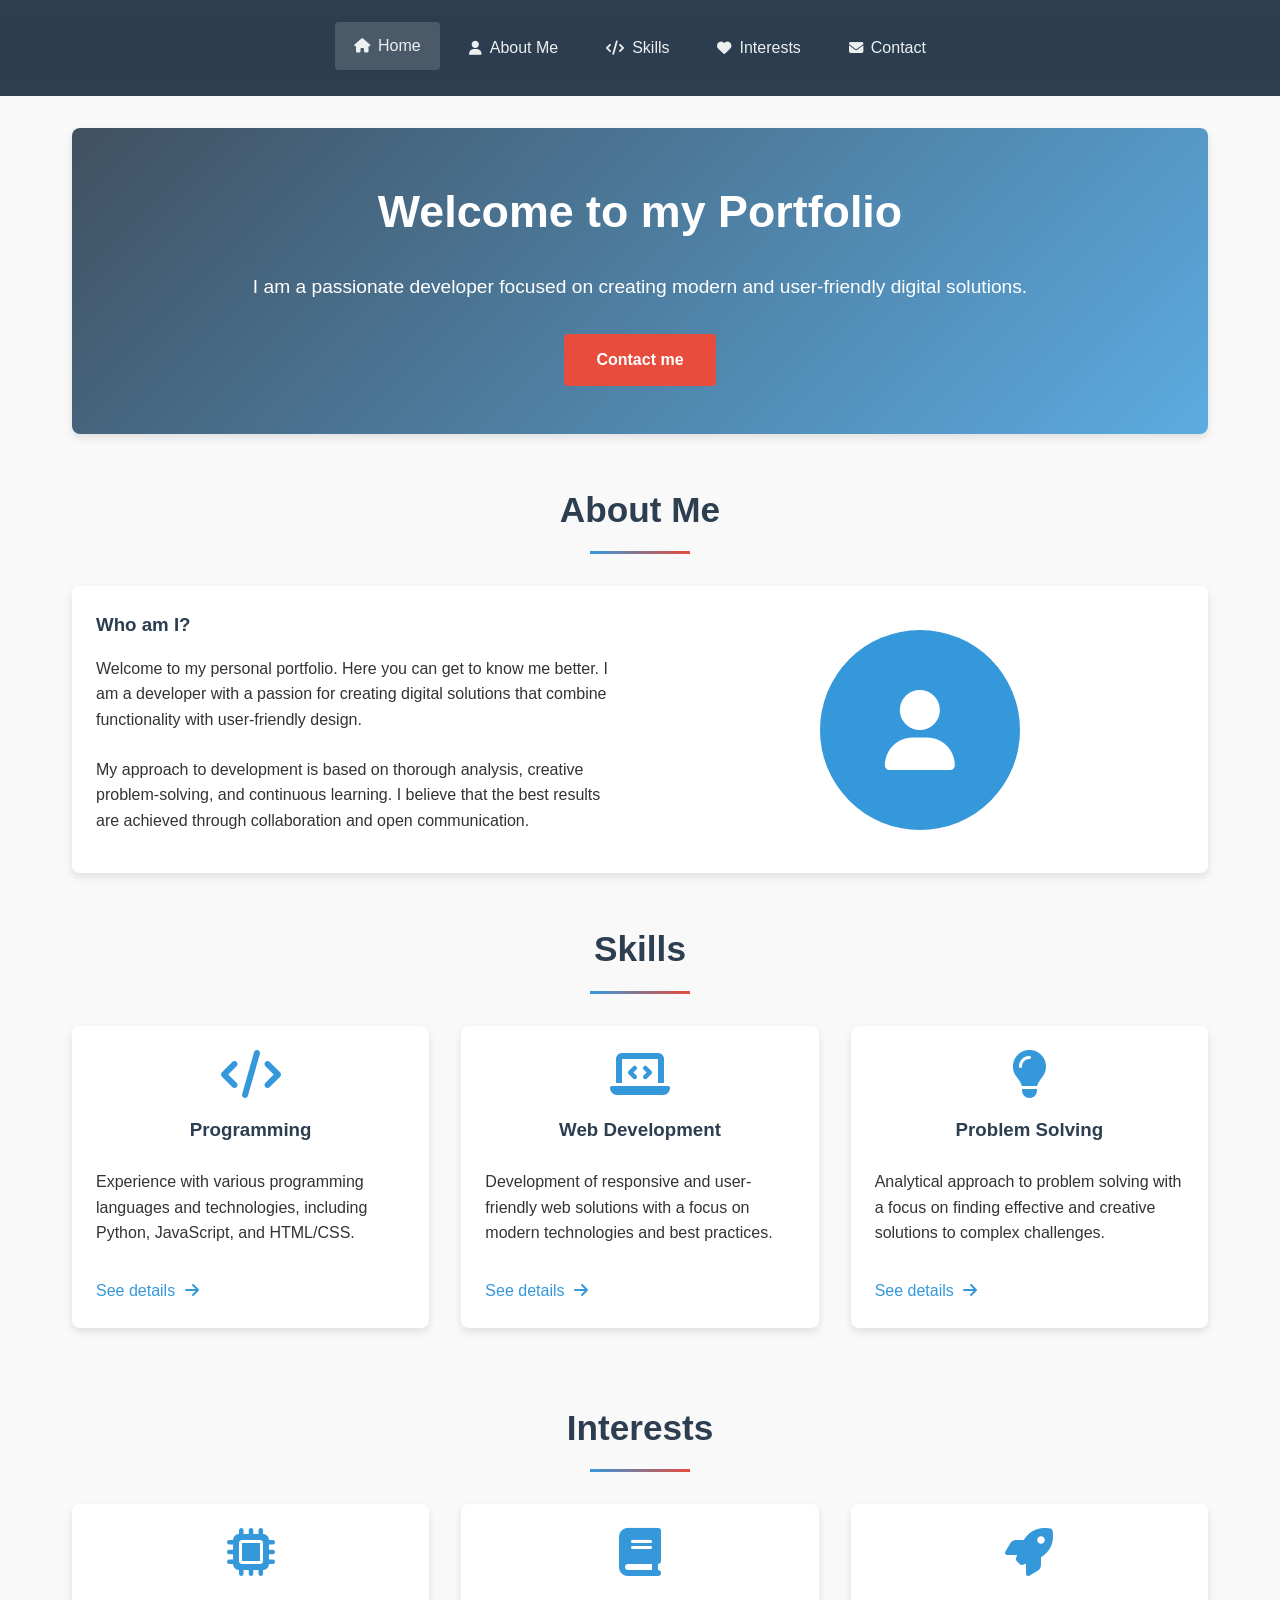
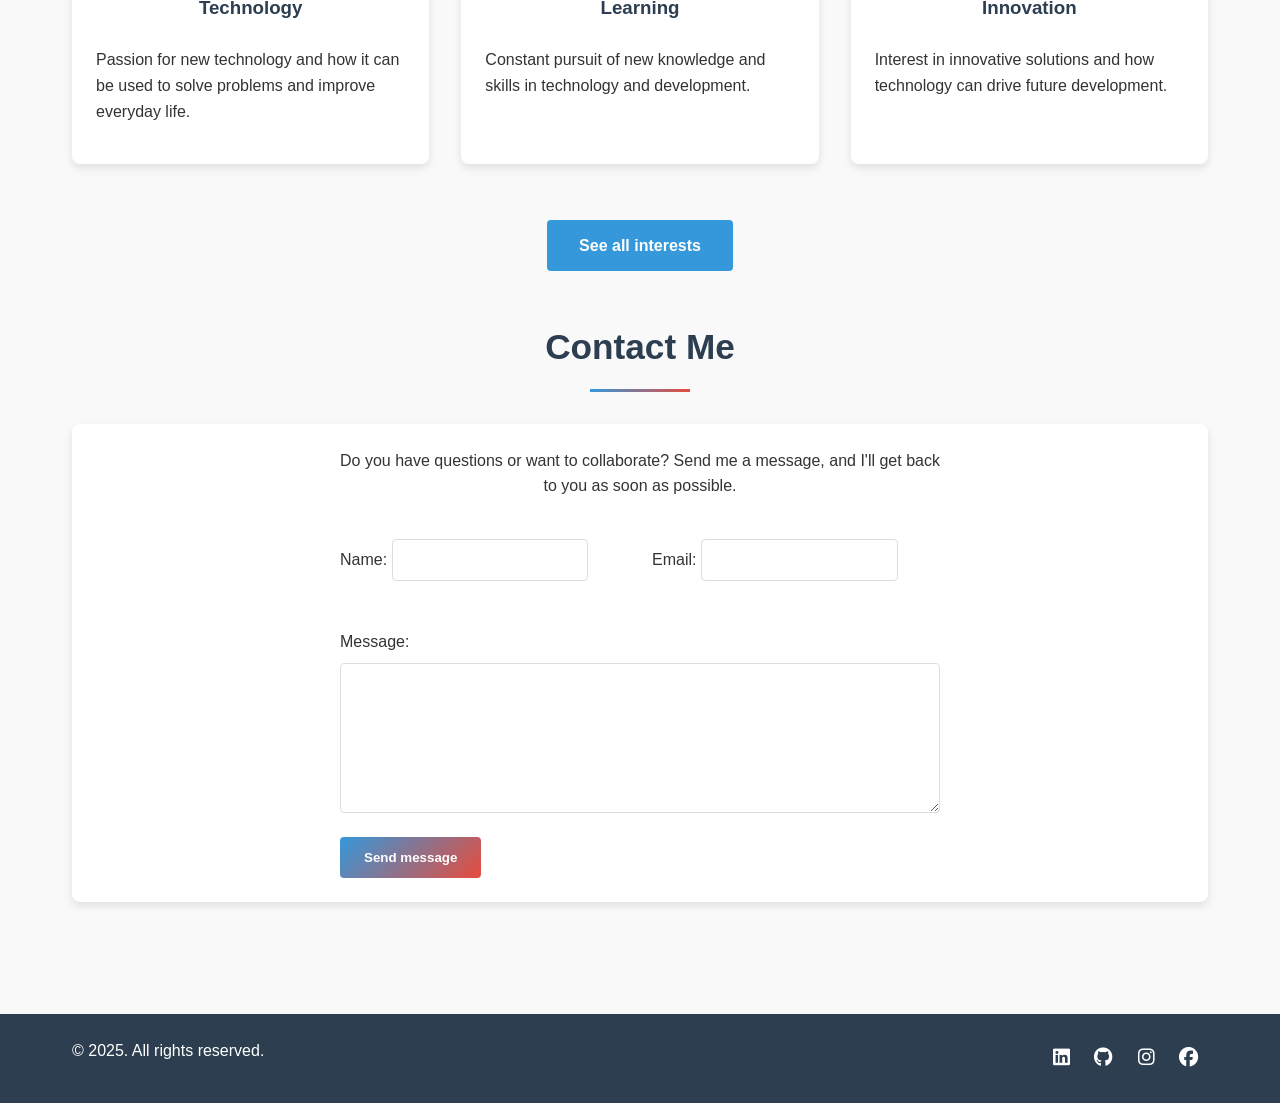
<file: src/index.html>
<!doctype html>
<html lang="en">
  <head>
    <meta charset="UTF-8" />
    <meta name="viewport" content="width=device-width, initial-scale=1.0" />
    <title>Matti's Portfolio</title>
    <link rel="stylesheet" href="css/main.css" />
    <link
      rel="stylesheet"
      href="https://cdnjs.cloudflare.com/ajax/libs/font-awesome/6.4.0/css/all.min.css"
    />
  </head>
  <body>
    <div class="page-container">
      <header>
        <div id="navigation-placeholder"></div>
      </header>

      <main>
        <section id="hero" class="card hero">
          <h1>Welcome to my Portfolio</h1>
          <p>
            I am a passionate developer focused on creating modern and
            user-friendly digital solutions.
          </p>
          <a href="#contact" class="btn btn-accent">Contact me</a>
        </section>

        <section id="about">
          <h2 class="section-title">About Me</h2>
          <div class="card">
            <div class="flex-container align-center">
              <div class="flex-item">
                <h3 class="mb-2">Who am I?</h3>
                <p class="mb-3">
                  Welcome to my personal portfolio. Here you can get to know me
                  better. I am a developer with a passion for creating digital
                  solutions that combine functionality with user-friendly
                  design.
                </p>
                <p>
                  My approach to development is based on thorough analysis,
                  creative problem-solving, and continuous learning. I believe
                  that the best results are achieved through collaboration and
                  open communication.
                </p>
              </div>
              <div class="flex-item text-center">
                <div class="profile-image">
                  <i class="fas fa-user"></i>
                </div>
              </div>
            </div>
          </div>
        </section>

        <section id="skills">
          <h2 class="section-title">Skills</h2>
          <div class="grid-container">
            <div class="card">
              <div class="card-icon-header">
                <i class="fas fa-code card-icon"></i>
                <h3 class="card-title">Programming</h3>
              </div>
              <p>
                Experience with various programming languages and technologies,
                including Python, JavaScript, and HTML/CSS.
              </p>
              <a href="skills.html" class="details-link"
                >See details <i class="fas fa-arrow-right"></i
              ></a>
            </div>

            <div class="card">
              <div class="card-icon-header">
                <i class="fas fa-laptop-code card-icon"></i>
                <h3 class="card-title">Web Development</h3>
              </div>
              <p>
                Development of responsive and user-friendly web solutions with a
                focus on modern technologies and best practices.
              </p>
              <a href="skills.html" class="details-link"
                >See details <i class="fas fa-arrow-right"></i
              ></a>
            </div>

            <div class="card">
              <div class="card-icon-header">
                <i class="fas fa-lightbulb card-icon"></i>
                <h3 class="card-title">Problem Solving</h3>
              </div>
              <p>
                Analytical approach to problem solving with a focus on finding
                effective and creative solutions to complex challenges.
              </p>
              <a href="skills.html" class="details-link"
                >See details <i class="fas fa-arrow-right"></i
              ></a>
            </div>
          </div>
        </section>

        <section id="hobbies">
          <h2 class="section-title">Interests</h2>
          <div class="grid-container">
            <div class="card">
              <div class="card-icon-header">
                <i class="fas fa-microchip card-icon"></i>
                <h3 class="card-title">Technology</h3>
              </div>
              <p>
                Passion for new technology and how it can be used to solve
                problems and improve everyday life.
              </p>
            </div>

            <div class="card">
              <div class="card-icon-header">
                <i class="fas fa-book card-icon"></i>
                <h3 class="card-title">Learning</h3>
              </div>
              <p>
                Constant pursuit of new knowledge and skills in technology and
                development.
              </p>
            </div>

            <div class="card">
              <div class="card-icon-header">
                <i class="fas fa-rocket card-icon"></i>
                <h3 class="card-title">Innovation</h3>
              </div>
              <p>
                Interest in innovative solutions and how technology can drive
                future development.
              </p>
            </div>
          </div>
          <div class="text-center mt-4">
            <a href="hobbies.html" class="btn btn-primary">See all interests</a>
          </div>
        </section>

        <section id="contact">
          <h2 class="section-title">Contact Me</h2>
          <div class="card">
            <form action="https://formspree.io/f/mjkwwoyq" method="POST">
              <!-- <form id="contact-form"> -->
              <div class="mb-3 text-center">
                <p>
                  Do you have questions or want to collaborate? Send me a
                  message, and I'll get back to you as soon as possible.
                </p>
              </div>

              <div class="form-row">
                <div class="form-col">
                  <label for="name">Name:</label>
                  <input type="text" id="name" name="name" required />
                </div>

                <div class="form-col">
                  <label for="email">Email:</label>
                  <input type="email" id="email" name="email" required />
                </div>
              </div>

              <label for="message">Message:</label>
              <textarea id="message" name="message" required></textarea>

              <button type="submit">Send message</button>
            </form>
          </div>
        </section>
      </main>

      <div id="footer-placeholder"></div>
    </div>

    <script src="js/main.js"></script>
  </body>
</html>
</file>
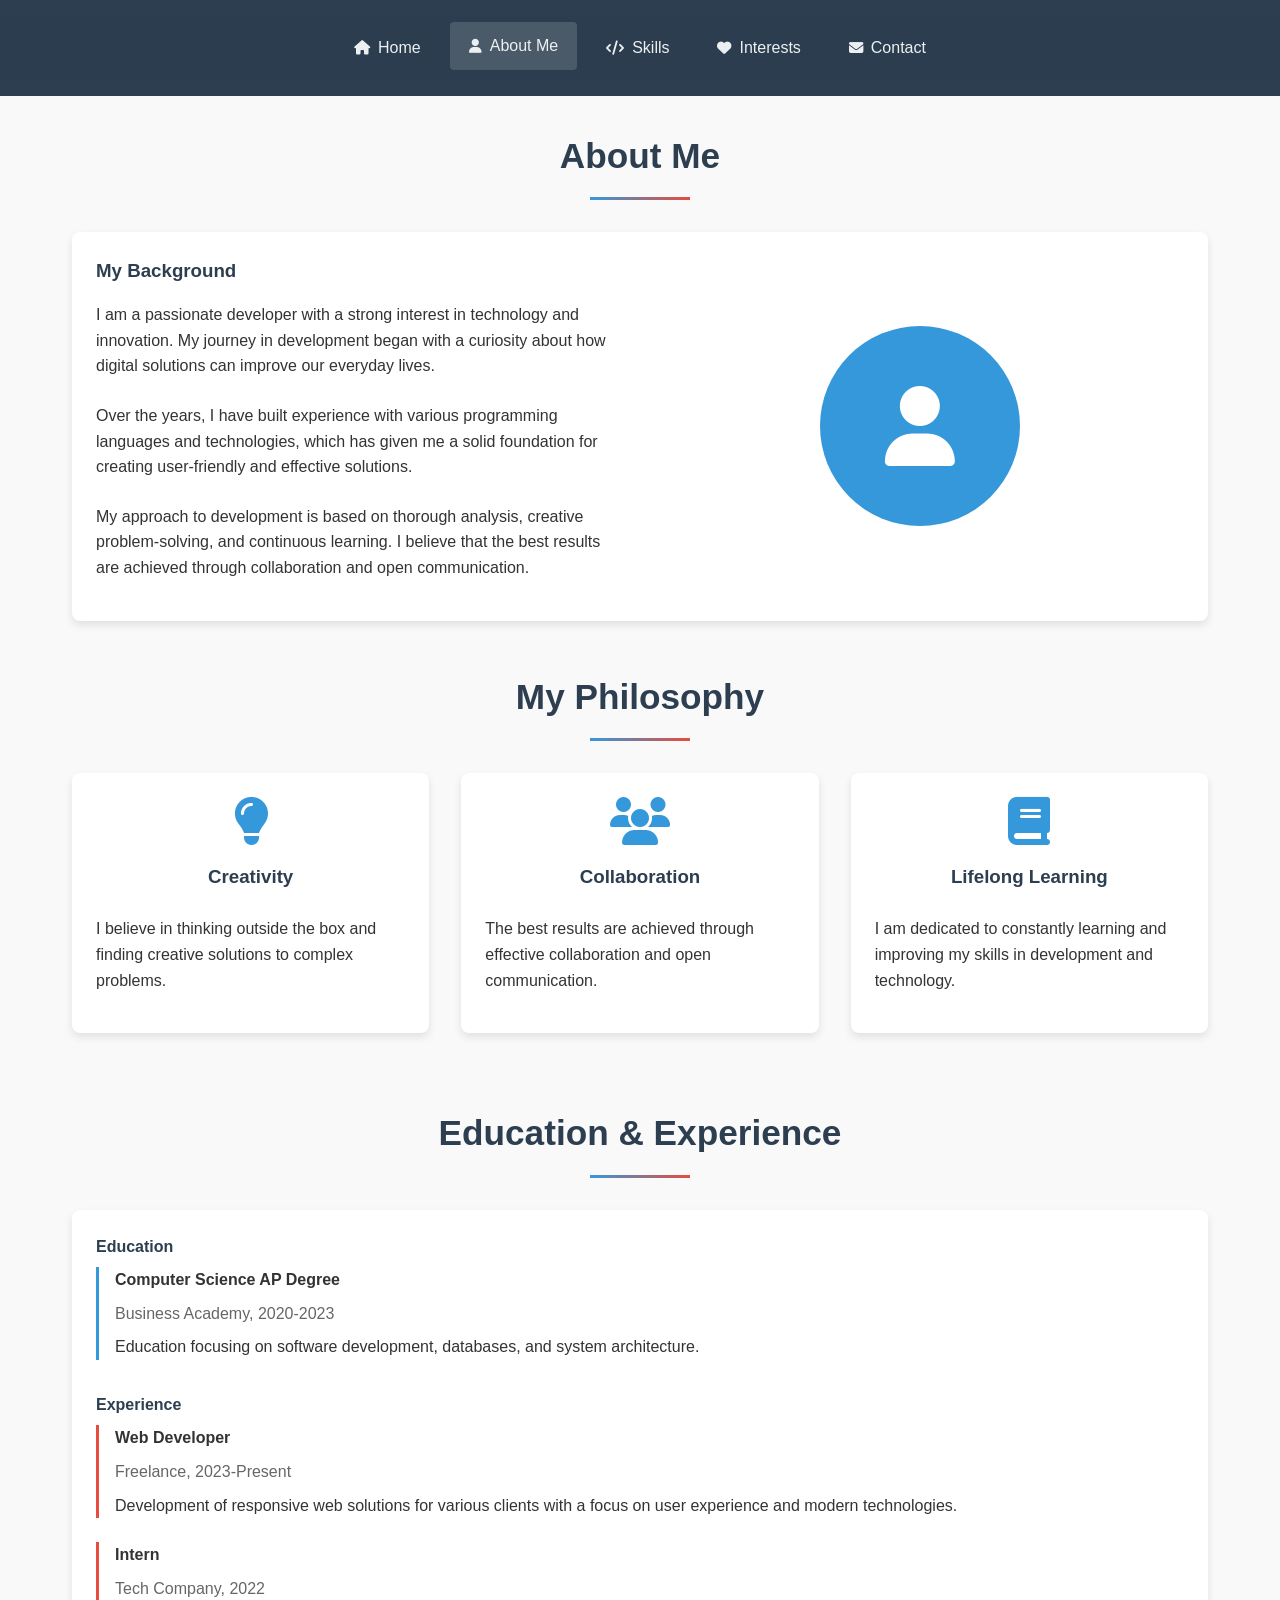
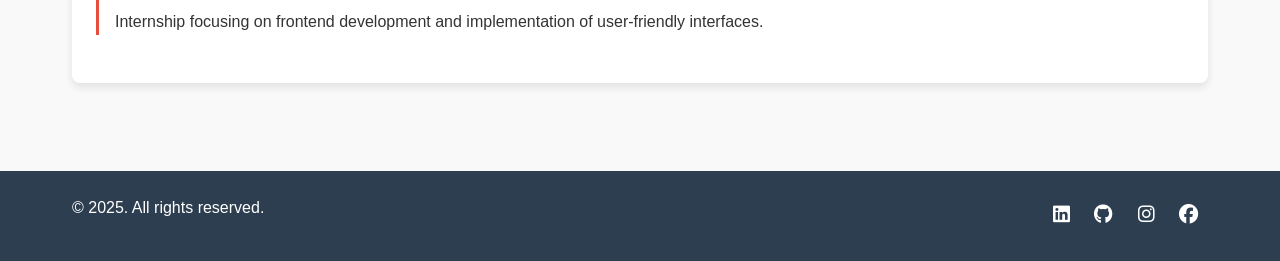
<file: src/about.html>
<!doctype html>
<html lang="en">
  <head>
    <meta charset="UTF-8" />
    <meta name="viewport" content="width=device-width, initial-scale=1.0" />
    <title>About Me - Matti's Portfolio</title>
    <link rel="stylesheet" href="css/main.css" />
    <link
      rel="stylesheet"
      href="https://cdnjs.cloudflare.com/ajax/libs/font-awesome/6.4.0/css/all.min.css"
    />
  </head>
  <body>
    <div class="page-container">
      <header>
        <div id="navigation-placeholder"></div>
      </header>

      <main>
        <h2 class="section-title">About Me</h2>

        <div class="card">
          <div class="flex-container align-center">
            <div class="flex-item">
              <h3 class="mb-2">My Background</h3>
              <p class="mb-3">
                I am a passionate developer with a strong interest in
                technology and innovation. My journey in development began
                with a curiosity about how digital solutions can improve
                our everyday lives.
              </p>
              <p class="mb-3">
                Over the years, I have built experience with various
                programming languages and technologies, which has given me a
                solid foundation for creating user-friendly and effective
                solutions.
              </p>
              <p>
                My approach to development is based on thorough analysis, creative
                problem-solving, and continuous learning. I believe that the best
                results are achieved through collaboration and open communication.
              </p>
            </div>
            <div class="flex-item text-center">
              <div class="profile-image">
                <i class="fas fa-user"></i>
              </div>
            </div>
          </div>
        </div>

        <h3 class="section-title mt-5">
          My Philosophy
        </h3>

        <div class="grid-container">
          <div class="card">
            <div class="card-icon-header">
              <i class="fas fa-lightbulb card-icon"></i>
              <h3 class="card-title">Creativity</h3>
            </div>
                            <p>
                              I believe in thinking outside the box and finding creative solutions to
                              complex problems.
            </p>
          </div>

          <div class="card">
            <div class="card-icon-header">
              <i class="fas fa-users card-icon"></i>
              <h3 class="card-title">Collaboration</h3>
            </div>
            <p>
              The best results are achieved through effective collaboration and open
              communication.
            </p>
          </div>

          <div class="card">
            <div class="card-icon-header">
              <i class="fas fa-book card-icon"></i>
              <h3 class="card-title">Lifelong Learning</h3>
            </div>
            <p>
              I am dedicated to constantly learning and improving my skills
              in development and technology.
            </p>
          </div>
        </div>

        <h3 class="section-title mt-5">
          Education & Experience
        </h3>

        <div class="card">
          <div class="mb-4">
            <h4 class="section-subtitle">
              Education
            </h4>
            <div class="timeline-item">
              <p class="timeline-title">Computer Science AP Degree</p>
              <p class="timeline-subtitle">
                Business Academy, 2020-2023
              </p>
              <p>
                Education focusing on software development, databases, and
                system architecture.
              </p>
            </div>
          </div>

          <div>
            <h4 class="section-subtitle">
              Experience
            </h4>
            <div class="timeline-item accent mb-3">
              <p class="timeline-title">Web Developer</p>
              <p class="timeline-subtitle">
                Freelance, 2023-Present
              </p>
              <p>
                Development of responsive web solutions for various clients
                with a focus on user experience and modern technologies.
              </p>
            </div>

            <div class="timeline-item accent">
              <p class="timeline-title">Intern</p>
              <p class="timeline-subtitle">
                Tech Company, 2022
              </p>
              <p>
                Internship focusing on frontend development and implementation
                of user-friendly interfaces.
              </p>
            </div>
          </div>
        </div>
      </main>

      <div id="footer-placeholder"></div>
    </div>

    <script src="js/main.js"></script>
  </body>
</html>
</file>
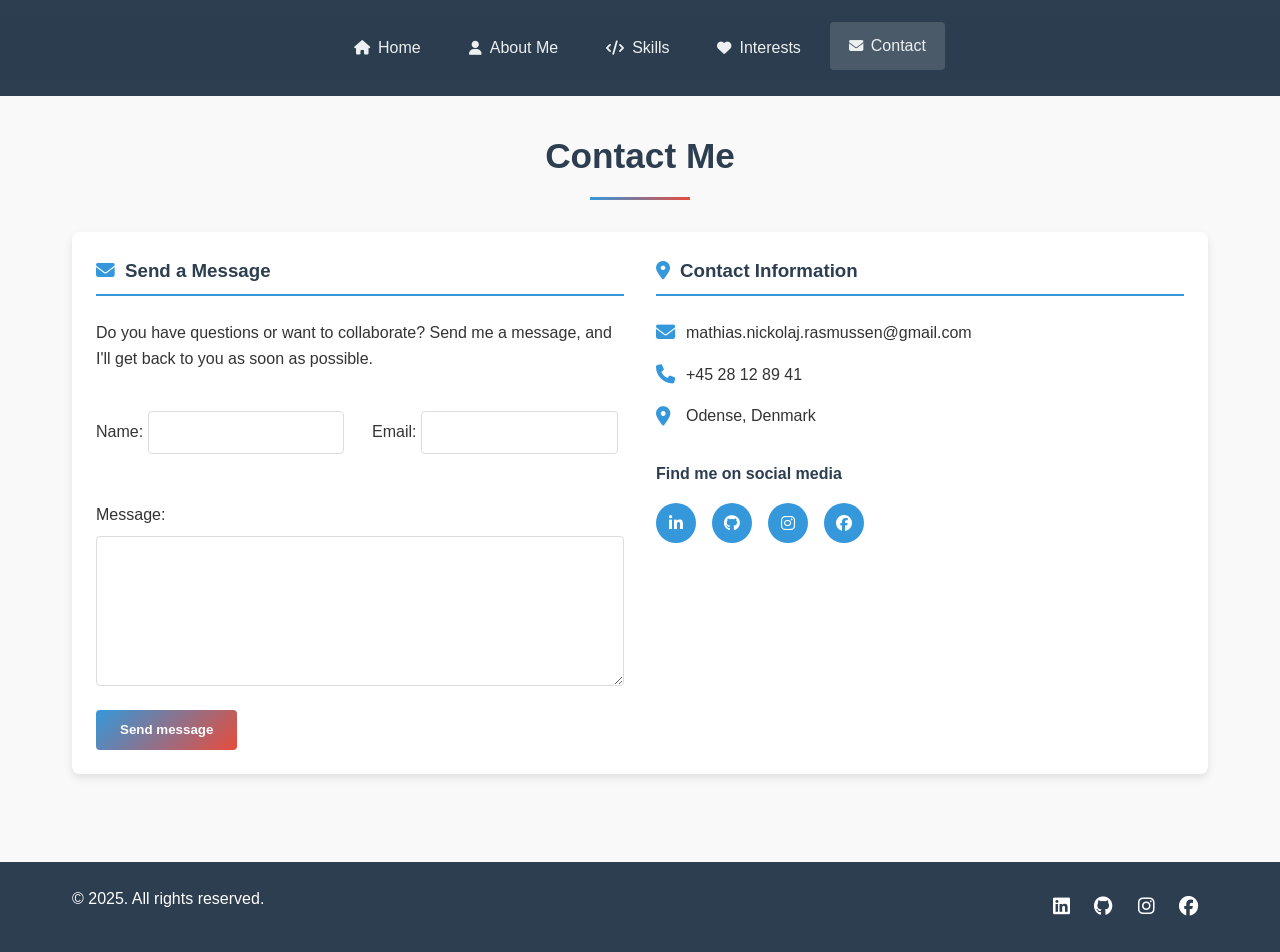
<file: src/contact.html>
<!doctype html>
<html lang="en">
  <head>
    <meta charset="UTF-8" />
    <meta name="viewport" content="width=device-width, initial-scale=1.0" />
    <title>Contact - Matti's Portfolio</title>
    <link rel="stylesheet" href="css/main.css" />
    <link
      rel="stylesheet"
      href="https://cdnjs.cloudflare.com/ajax/libs/font-awesome/6.4.0/css/all.min.css"
    />
  </head>
  <body>
    <div class="page-container">
      <header>
        <div id="navigation-placeholder"></div>
      </header>

      <main>
        <h2 class="section-title">Contact Me</h2>

        <div class="card">
          <div class="flex-container">
            <div class="flex-item">
              <h3 class="section-header">
                <i class="fas fa-envelope skill-icon"></i>Send a Message
              </h3>

              <form action="https://formspree.io/f/mjkwwoyq" method="POST">
                <div class="mb-3">
                  <p>
                    Do you have questions or want to collaborate? Send me a
                    message, and I'll get back to you as soon as possible.
                  </p>
                </div>

                <div class="form-row">
                  <div class="form-col">
                    <label for="name">Name:</label>
                    <input type="text" id="name" name="name" required />
                  </div>

                  <div class="form-col">
                    <label for="email">Email:</label>
                    <input type="email" id="email" name="email" required />
                  </div>
                </div>

                <label for="message">Message:</label>
                <textarea id="message" name="message" required></textarea>

                <button type="submit">Send message</button>
              </form>
            </div>

            <div class="flex-item">
              <h3 class="section-header">
                <i class="fas fa-map-marker-alt skill-icon"></i>Contact
                Information
              </h3>

              <div class="mb-3">
                <div class="contact-info-item">
                  <i class="fas fa-envelope contact-info-icon"></i>
                  <span>mathias.nickolaj.rasmussen@gmail.com</span>
                </div>

                <div class="contact-info-item">
                  <i class="fas fa-phone contact-info-icon"></i>
                  <span>+45 28 12 89 41</span>
                </div>

                <div class="contact-info-item">
                  <i class="fas fa-map-marker-alt contact-info-icon"></i>
                  <span>Odense, Denmark</span>
                </div>
              </div>

              <h4 class="social-heading">Find me on social media</h4>

              <div class="social-icons">
                <a
                  href="https://www.linkedin.com/in/mathias-rasmussen-1014531b7/"
                  target="_blank"
                  class="social-icon"
                >
                  <i class="fab fa-linkedin-in"></i>
                </a>
                <a
                  href="https://github.com/mara816"
                  target="_blank"
                  class="social-icon"
                >
                  <i class="fab fa-github"></i>
                </a>
                <a
                  href="https://www.instagram.com/mattivelli/"
                  target="_blank"
                  class="social-icon"
                >
                  <i class="fab fa-instagram"></i>
                </a>
                <a
                  href="https://www.facebook.com/mathias.rasmussen.980"
                  target="_blank"
                  class="social-icon"
                >
                  <i class="fab fa-facebook"></i>
                </a>
              </div>
            </div>
          </div>
        </div>
      </main>

      <div id="footer-placeholder"></div>
    </div>

    <script src="js/main.js"></script>
  </body>
</html>
</file>
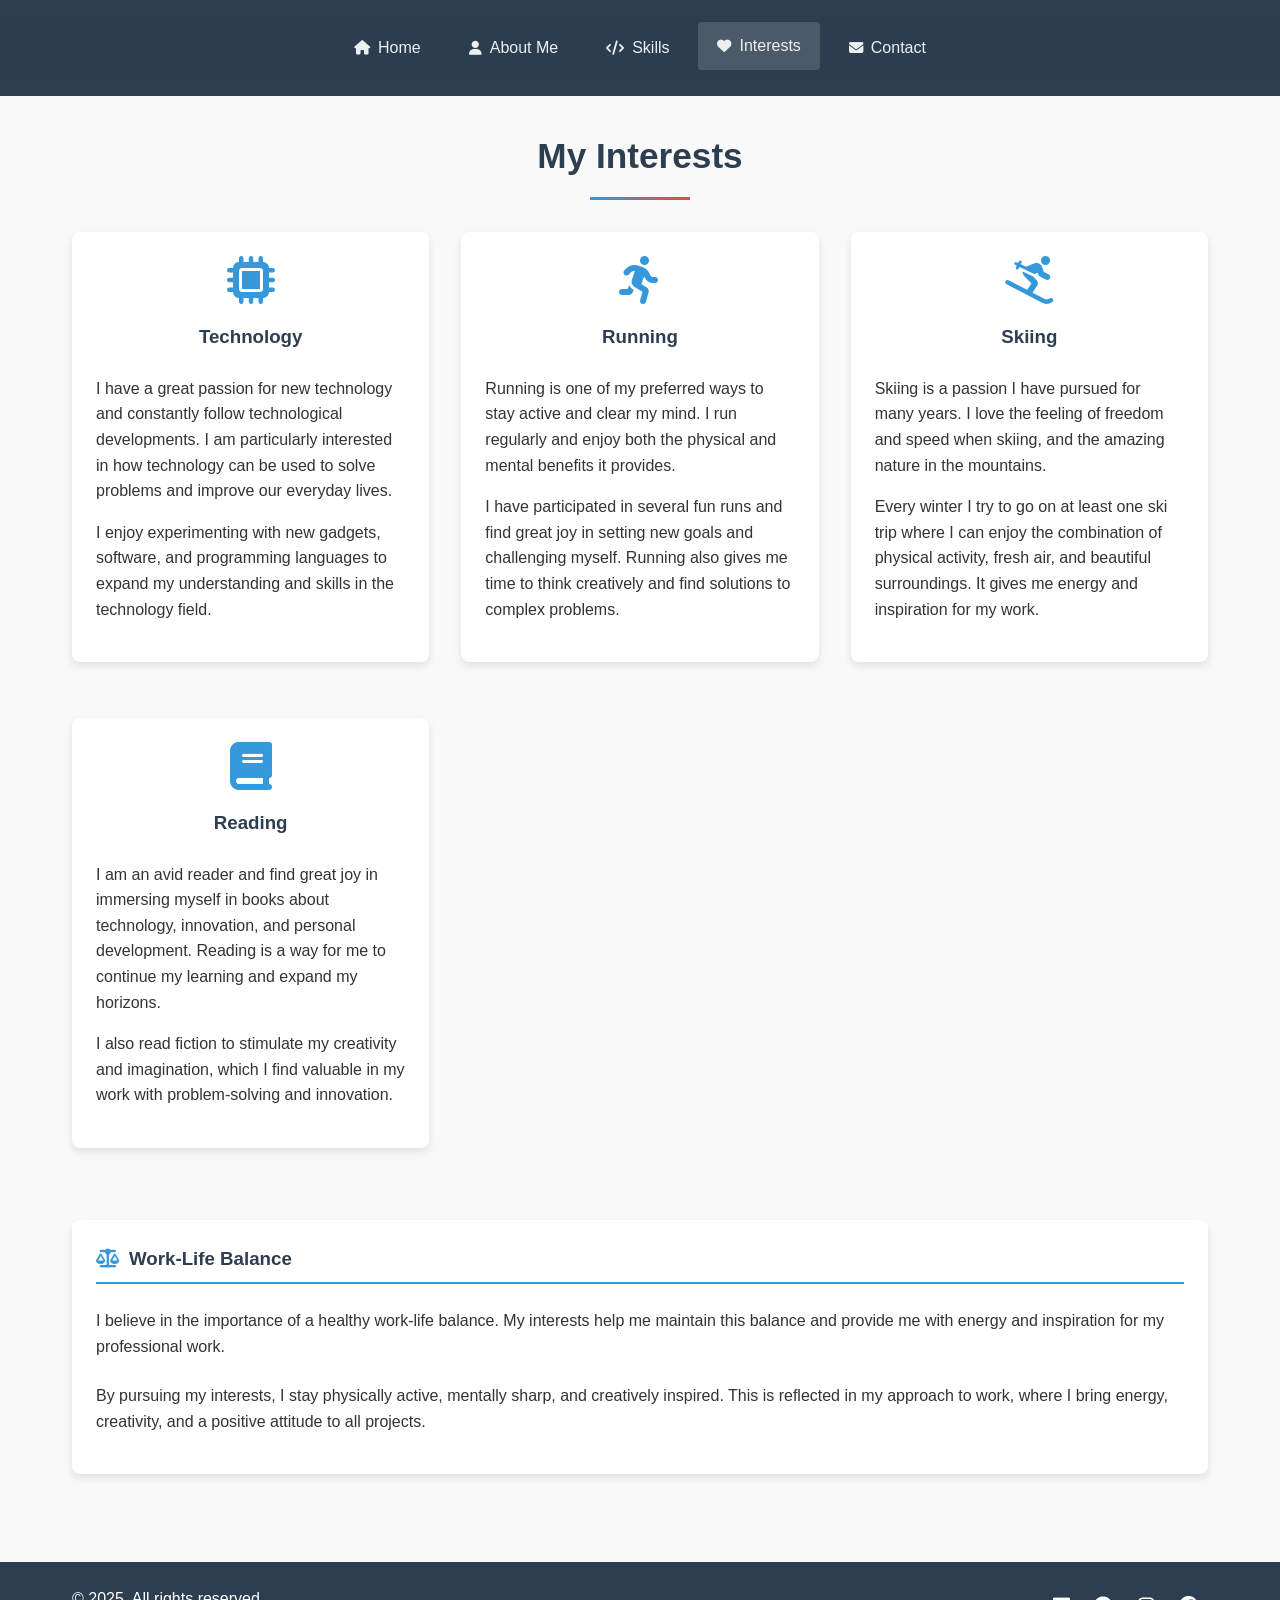
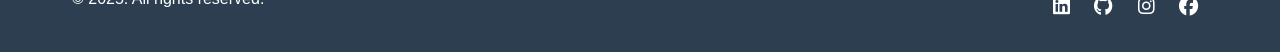
<file: src/hobbies.html>
<!doctype html>
<html lang="en">
  <head>
    <meta charset="UTF-8" />
    <meta name="viewport" content="width=device-width, initial-scale=1.0" />
    <title>Interests - Matti's Portfolio</title>
    <link rel="stylesheet" href="css/main.css" />
    <link
      rel="stylesheet"
      href="https://cdnjs.cloudflare.com/ajax/libs/font-awesome/6.4.0/css/all.min.css"
    />
  </head>
  <body>
    <div class="page-container">
      <header>
        <div id="navigation-placeholder"></div>
      </header>

      <main>
        <h2 class="section-title">My Interests</h2>

        <div class="grid-container">
          <div class="card">
            <div class="card-icon-header">
              <i class="fas fa-microchip card-icon"></i>
              <h3 class="card-title">Technology</h3>
            </div>
            <p>
              I have a great passion for new technology and constantly follow
              technological developments. I am particularly interested in how
              technology can be used to solve problems and improve our
              everyday lives.
            </p>
            <p class="mt-2">
              I enjoy experimenting with new gadgets, software, and
              programming languages to expand my understanding and skills
              in the technology field.
            </p>
          </div>

          <div class="card">
            <div class="card-icon-header">
              <i class="fas fa-running card-icon"></i>
              <h3 class="card-title">Running</h3>
            </div>
            <p>
              Running is one of my preferred ways to stay active and clear my mind. 
              I run regularly and enjoy both the physical and mental benefits it provides.
            </p>
            <p class="mt-2">
              I have participated in several fun runs and find great joy in setting 
              new goals and challenging myself. Running also gives me time to think 
              creatively and find solutions to complex problems.
            </p>
          </div>

          <div class="card">
            <div class="card-icon-header">
              <i class="fas fa-skiing card-icon"></i>
              <h3 class="card-title">Skiing</h3>
            </div>
            <p>
              Skiing is a passion I have pursued for many years. I love
              the feeling of freedom and speed when skiing, and the
              amazing nature in the mountains.
            </p>
            <p class="mt-2">
              Every winter I try to go on at least one ski trip where I can
              enjoy the combination of physical activity, fresh air, and beautiful
              surroundings. It gives me energy and inspiration for my work.
            </p>
          </div>

          <div class="card">
            <div class="card-icon-header">
              <i class="fas fa-book card-icon"></i>
              <h3 class="card-title">Reading</h3>
            </div>
            <p>
              I am an avid reader and find great joy in immersing myself in
              books about technology, innovation, and personal development. Reading is
              a way for me to continue my learning and expand my horizons.
            </p>
            <p style="margin-top: 1rem">
              I also read fiction to stimulate my creativity and
              imagination, which I find valuable in my work with
              problem-solving and innovation.
            </p>
          </div>
        </div>

        <div class="card mt-5">
          <h3 class="section-header">
            <i class="fas fa-balance-scale skill-icon"></i>Work-Life Balance
          </h3>

          <p class="mb-3">
            I believe in the importance of a healthy work-life balance.
            My interests help me maintain this balance and provide me with
            energy and inspiration for my professional work.
          </p>

          <p>
            By pursuing my interests, I stay physically active, mentally
            sharp, and creatively inspired. This is reflected in my approach to
            work, where I bring energy, creativity, and a positive
            attitude to all projects.
          </p>
        </div>
      </main>

      <div id="footer-placeholder"></div>
    </div>

    <script src="js/main.js"></script>
  </body>
</html>
</file>
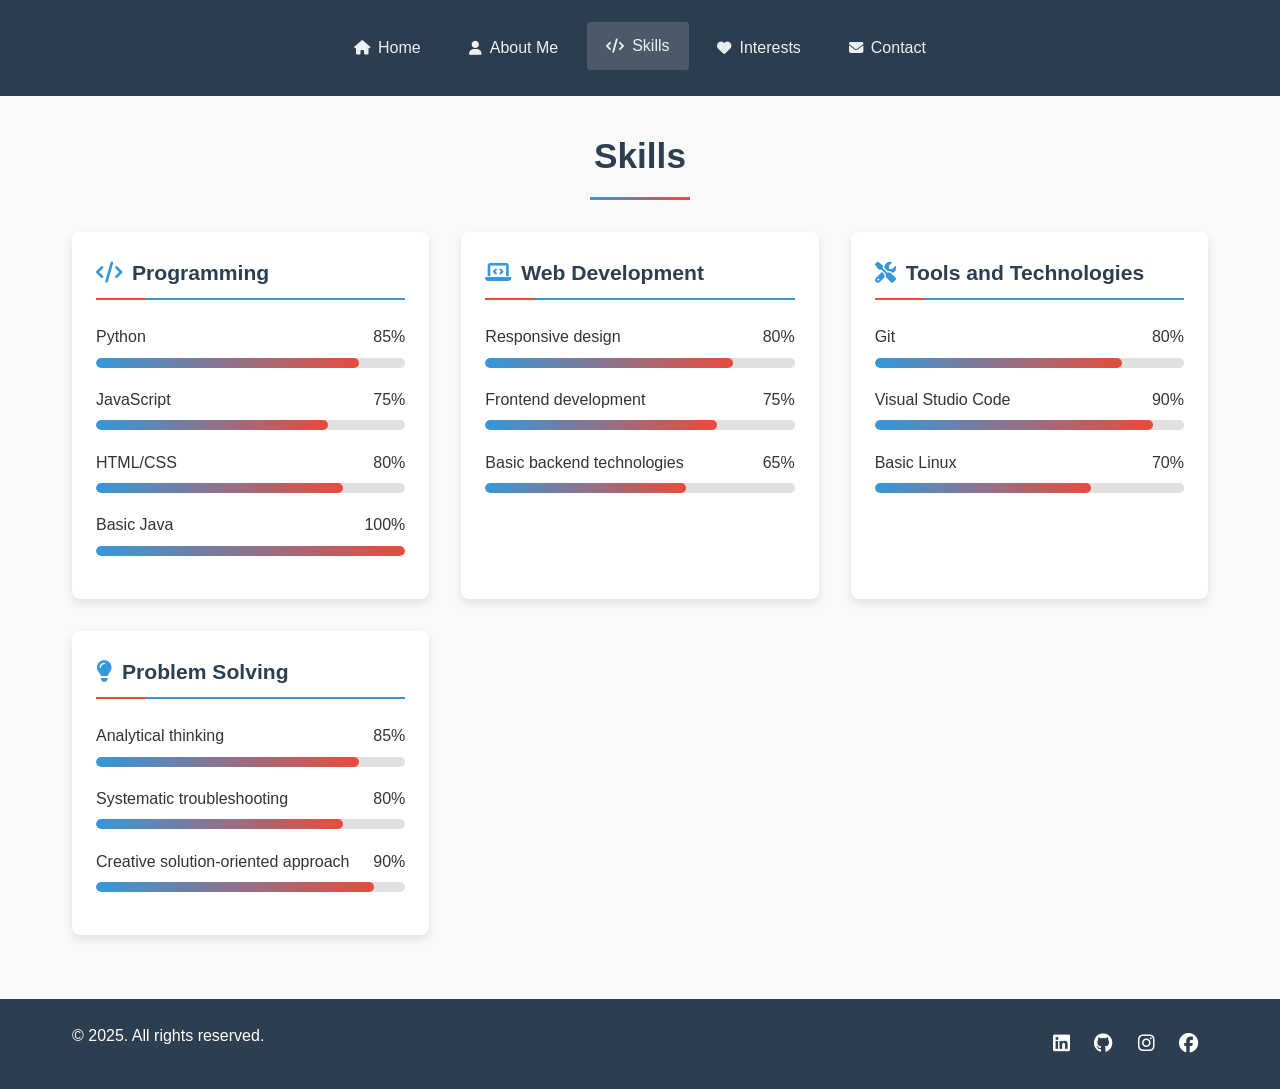
<file: src/skills.html>
<!doctype html>
<html lang="en">
  <head>
    <meta charset="UTF-8" />
    <meta name="viewport" content="width=device-width, initial-scale=1.0" />
    <title>Skills - Matti's Portfolio</title>
    <link rel="stylesheet" href="css/main.css" />
    <link
      rel="stylesheet"
      href="https://cdnjs.cloudflare.com/ajax/libs/font-awesome/6.4.0/css/all.min.css"
    />
  </head>
  <body>
    <div class="page-container">
      <header>
        <div id="navigation-placeholder"></div>
      </header>

      <main>
        <h2 class="section-title">Skills</h2>

        <div class="skills-container">
          <div class="skill-category">
            <h3><i class="fas fa-code skill-icon"></i>Programming</h3>

            <div class="skill-item">
              <div class="skill-name">
                <span>Python</span>
                <span>85%</span>
              </div>
              <div class="skill-bar">
                <div class="skill-progress skill-progress-85"></div>
              </div>
            </div>

            <div class="skill-item">
              <div class="skill-name">
                <span>JavaScript</span>
                <span>75%</span>
              </div>
              <div class="skill-bar">
                <div class="skill-progress skill-progress-75"></div>
              </div>
            </div>

            <div class="skill-item">
              <div class="skill-name">
                <span>HTML/CSS</span>
                <span>80%</span>
              </div>
              <div class="skill-bar">
                <div class="skill-progress skill-progress-80"></div>
              </div>
            </div>

            <div class="skill-item">
              <div class="skill-name">
                <span>Basic Java</span>
                <span>100%</span>
              </div>
              <div class="skill-bar">
                <div class="skill-progress skill-progress-100"></div>
              </div>
            </div>
          </div>

          <div class="skill-category">
            <h3>
              <i class="fas fa-laptop-code skill-icon"></i>Web Development
            </h3>

            <div class="skill-item">
              <div class="skill-name">
                <span>Responsive design</span>
                <span>80%</span>
              </div>
              <div class="skill-bar">
                <div class="skill-progress skill-progress-80"></div>
              </div>
            </div>

            <div class="skill-item">
              <div class="skill-name">
                <span>Frontend development</span>
                <span>75%</span>
              </div>
              <div class="skill-bar">
                <div class="skill-progress skill-progress-75"></div>
              </div>
            </div>

            <div class="skill-item">
              <div class="skill-name">
                <span>Basic backend technologies</span>
                <span>65%</span>
              </div>
              <div class="skill-bar">
                <div class="skill-progress skill-progress-65"></div>
              </div>
            </div>
          </div>

          <div class="skill-category">
            <h3>
              <i class="fas fa-tools skill-icon"></i>Tools and Technologies
            </h3>

            <div class="skill-item">
              <div class="skill-name">
                <span>Git</span>
                <span>80%</span>
              </div>
              <div class="skill-bar">
                <div class="skill-progress skill-progress-80"></div>
              </div>
            </div>

            <div class="skill-item">
              <div class="skill-name">
                <span>Visual Studio Code</span>
                <span>90%</span>
              </div>
              <div class="skill-bar">
                <div class="skill-progress skill-progress-90"></div>
              </div>
            </div>

            <div class="skill-item">
              <div class="skill-name">
                <span>Basic Linux</span>
                <span>70%</span>
              </div>
              <div class="skill-bar">
                <div class="skill-progress skill-progress-70"></div>
              </div>
            </div>
          </div>

          <div class="skill-category">
            <h3><i class="fas fa-lightbulb skill-icon"></i>Problem Solving</h3>

            <div class="skill-item">
              <div class="skill-name">
                <span>Analytical thinking</span>
                <span>85%</span>
              </div>
              <div class="skill-bar">
                <div class="skill-progress skill-progress-85"></div>
              </div>
            </div>

            <div class="skill-item">
              <div class="skill-name">
                <span>Systematic troubleshooting</span>
                <span>80%</span>
              </div>
              <div class="skill-bar">
                <div class="skill-progress skill-progress-80"></div>
              </div>
            </div>

            <div class="skill-item">
              <div class="skill-name">
                <span>Creative solution-oriented approach</span>
                <span>90%</span>
              </div>
              <div class="skill-bar">
                <div class="skill-progress skill-progress-90"></div>
              </div>
            </div>
          </div>
        </div>
      </main>

      <div id="footer-placeholder"></div>
    </div>

    <script src="js/main.js"></script>
  </body>
</html>
</file>
<file: src/css/main.css>
/* Modern Portfolio Website Styles */
:root {
    --primary-color: #2c3e50;
    --secondary-color: #3498db;
    --accent-color: #e74c3c;
    --light-color: #ecf0f1;
    --dark-color: #2c3e50;
    --text-color: #333;
    --text-light: #f9f9f9;
    --card-shadow: 0 4px 8px rgba(0, 0, 0, 0.1);
    --transition-speed: 0.3s;
}

/* Base Styles */
* {
    box-sizing: border-box;
    margin: 0;
    padding: 0;
}

body {
    font-family: 'Segoe UI', Tahoma, Geneva, Verdana, sans-serif;
    line-height: 1.6;
    color: var(--text-color);
    background-color: #f9f9f9;
    margin: 0;
    padding: 0;
}

.page-container {
    display: flex;
    flex-direction: column;
    min-height: 100vh;
}

/* Typography */
h1, h2, h3, h4, h5, h6 {
    color: var(--primary-color);
    margin-bottom: 1rem;
}

p {
    margin-bottom: 1rem;
}

/* Header Styles */
header {
    background: linear-gradient(135deg, var(--primary-color), var(--dark-color));
    color: white;
    padding: 1rem 0;
    /* box-shadow: 0 2px 10px rgba(0, 0, 0, 0.1); */
}

header h1 {
    margin: 0;
    padding: 0 2rem;
    font-size: 2.2rem;
    font-weight: 600;
    letter-spacing: 1px;
}

/* Navigation Styles */
.main-nav {
    /* background-color: rgba(0, 0, 0, 0.1); */
    padding: 0.5rem 0;
    transition: all 0.3s ease;
}

.nav-container {
    max-width: 1200px;
    margin: 0 auto;
}

.main-nav ul {
    list-style-type: none;
    padding: 0;
    margin: 0;
    display: flex;
    justify-content: center;
    flex-wrap: wrap;
}

.main-nav ul li {
    margin: 0;
}

.main-nav ul li a {
    color: var(--light-color);
    text-decoration: none;
    font-weight: 500;
    padding: 0.7rem 1.2rem;
    margin: 0 0.3rem;
    border-radius: 4px;
    display: flex;
    align-items: center;
    transition: all 0.3s ease;
}

.main-nav ul li a i {
    margin-right: 0.5rem;
    font-size: 0.9rem;
}

.main-nav ul li a:hover {
    background-color: rgba(256, 255, 255, 0.15);
    transform: translateY(-2px);
    box-shadow: 0 4px 8px rgba(0, 0, 0, 0.1);
}

.main-nav ul li a.active {
    background-color: rgba(255, 255, 255, 0.15);
    transform: translateY(-2px);

}

/* Main Content Styles */
main {
    flex: 1;
    padding: 2rem;
    max-width: 1200px;
    margin: 0 auto;
    width: 100%;
}

/* Section Styles */
section {
    margin-bottom: 3rem;
}

.section-title {
    text-align: center;
    font-size: 2.2rem;
    margin-bottom: 2rem;
    color: var(--primary-color);
    position: relative;
    padding-bottom: 1rem;
}

.section-title::after {
    content: '';
    position: absolute;
    bottom: 0;
    left: 50%;
    transform: translateX(-50%);
    width: 100px;
    height: 3px;
    background: linear-gradient(90deg, var(--secondary-color), var(--accent-color));
}

/* Card Styles */
.card {
    background-color: white;
    border-radius: 8px;
    padding: 1.5rem;
    box-shadow: var(--card-shadow);
    transition: transform var(--transition-speed) ease, box-shadow var(--transition-speed) ease;
    margin-bottom: 1.5rem;
}

.card:hover {
    transform: translateY(-5px);
    box-shadow: 0 8px 16px rgba(0, 0, 0, 0.15);
}

/* Grid Container */
.grid-container {
    display: grid;
    grid-template-columns: repeat(auto-fit, minmax(300px, 1fr));
    gap: 2rem;
    margin-top: 2rem;
}

/* Flex Layout Utilities */
.flex-container {
    display: flex;
    flex-wrap: wrap;
    gap: 2rem;
}

.flex-item {
    flex: 1;
    min-width: 300px;
}

.align-center {
    align-items: center;
}

.justify-center {
    justify-content: center;
}

.justify-between {
    justify-content: space-between;
}

.text-center {
    text-align: center;
}

/* Margin and Padding Utilities */
.mb-1 { margin-bottom: 0.5rem; }
.mb-2 { margin-bottom: 1rem; }
.mb-3 { margin-bottom: 1.5rem; }
.mb-4 { margin-bottom: 2rem; }
.mb-5 { margin-bottom: 3rem; }

.mt-1 { margin-top: 0.5rem; }
.mt-2 { margin-top: 1rem; }
.mt-3 { margin-top: 1.5rem; }
.mt-4 { margin-top: 2rem; }
.mt-5 { margin-top: 3rem; }

.mt-1 { margin-top: 0.5rem; }
.mt-2 { margin-top: 1rem; }
.mt-3 { margin-top: 1.5rem; }

.p-1 { padding: 0.5rem; }
.p-2 { padding: 1rem; }
.p-3 { padding: 1.5rem; }
.p-4 { padding: 2rem; }
.p-5 { padding: 3rem; }

/* Skills Specific Styles */
.skills-container {
    display: grid;
    grid-template-columns: repeat(auto-fit, minmax(300px, 1fr));
    gap: 2rem;
    margin-top: 2rem;
    width: 100%;
    max-width: 1200px;
    margin-left: auto;
    margin-right: auto;
}

.skill-category {
    background-color: white;
    border-radius: 8px;
    padding: 1.5rem;
    box-shadow: var(--card-shadow);
    transition: transform var(--transition-speed) ease, box-shadow var(--transition-speed) ease;
}

.skill-category:hover {
    transform: translateY(-5px);
    box-shadow: 0 8px 16px rgba(0, 0, 0, 0.15);
}

.skill-category h3 {
    color: var(--primary-color);
    font-size: 1.32rem;
    margin-top: 0;
    margin-bottom: 1.5rem;
    padding-bottom: 0.5rem;
    border-bottom: 2px solid var(--secondary-color);
    position: relative;
}

.skill-category h3::before {
    content: '';
    position: absolute;
    left: 0;
    bottom: -2px;
    width: 50px;
    height: 2px;
    background-color: var(--accent-color);
}

.skill-item {
    margin-bottom: 1.2rem;
}

.skill-name {
    display: flex;
    justify-content: space-between;
    margin-bottom: 0.5rem;
    font-weight: 500;
}

.skill-bar {
    height: 10px;
    background-color: #e0e0e0;
    border-radius: 5px;
    overflow: hidden;
}

.skill-progress {
    height: 100%;
    border-radius: 5px;
    background: linear-gradient(90deg, var(--secondary-color), var(--accent-color));
    transition: width 1s ease-in-out;
}

.skill-progress.python {
    width: 85%;
}

.skill-progress.javascript {
    width: 75%;
}

.skill-progress.html-css {
    width: 80%;
}

/* Skill progress utility classes */
.skill-progress-60 { width: 60%; }
.skill-progress-65 { width: 65%; }
.skill-progress-70 { width: 70%; }
.skill-progress-75 { width: 75%; }
.skill-progress-80 { width: 80%; }
.skill-progress-85 { width: 85%; }
.skill-progress-90 { width: 90%; }

.skill-icon {
    margin-right: 10px;
    color: var(--secondary-color);
}

/* Hero Section */
.hero {
    text-align: center;
    padding: 3rem 1.5rem;
    margin-bottom: 3rem;
    background: linear-gradient(135deg, rgba(44, 62, 80, 0.9), rgba(52, 152, 219, 0.8)),
                url("https://images.unsplash.com/photo-1517694712202-14dd9538aa97") center/cover no-repeat;
}

.hero h1 {
    color: white;
    font-size: 2.8rem;
    margin-bottom: 1.5rem;
}

.hero p {
    color: white;
    font-size: 1.2rem;
    max-width: 800px;
    margin: 0 auto 2rem;
}

/* Buttons */
.btn {
    display: inline-block;
    padding: 0.8rem 2rem;
    border-radius: 4px;
    text-decoration: none;
    font-weight: 600;
    transition: all 0.3s ease;
    cursor: pointer;
    border: none;
}

.btn-primary {
    background-color: var(--secondary-color);
    color: white;
}

.btn-accent {
    background-color: var(--accent-color);
    color: white;
}

.btn:hover {
    transform: translateY(-2px);
    box-shadow: 0 4px 8px rgba(0, 0, 0, 0.2);
}

/* Details Link */
.details-link {
    display: inline-block;
    margin-top: 1rem;
    color: var(--secondary-color);
    text-decoration: none;
    font-weight: 500;
}

.details-link i {
    margin-left: 5px;
}

/* Form Styles */
form {
    display: flex;
    flex-direction: column;
    max-width: 600px;
    margin: 0 auto;
}

.form-row {
    display: flex;
    gap: 1.5rem;
    margin-bottom: 1.5rem;
    flex-wrap: wrap;
}

.form-col {
    flex: 1;
    min-width: 200px;
}

label {
    margin-bottom: 0.5rem;
    font-weight: 500;
}

input, textarea {
    padding: 0.8rem;
    margin-bottom: 1.5rem;
    border: 1px solid #ddd;
    border-radius: 4px;
    font-family: inherit;
    transition: border-color var(--transition-speed) ease;
}

input:focus, textarea:focus {
    outline: none;
    border-color: var(--secondary-color);
    box-shadow: 0 0 0 2px rgba(52, 152, 219, 0.2);
}

textarea {
    min-height: 150px;
    resize: vertical;
}

button {
    background: linear-gradient(135deg, var(--secondary-color), var(--accent-color));
    color: white;
    border: none;
    padding: 0.8rem 1.5rem;
    border-radius: 4px;
    cursor: pointer;
    font-weight: 600;
    transition: transform var(--transition-speed) ease, box-shadow var(--transition-speed) ease;
    align-self: flex-start;
}

button:hover {
    transform: translateY(-2px);
    box-shadow: 0 4px 8px rgba(0, 0, 0, 0.2);
}

/* Timeline Styles */
.timeline-item {
    border-left: 3px solid var(--secondary-color);
    padding-left: 1rem;
    margin-bottom: 1.5rem;
}

.timeline-item.accent {
    border-left: 3px solid var(--accent-color);
}

.timeline-title {
    margin-bottom: 0.5rem;
    font-weight: 600;
}

.timeline-subtitle {
    margin-bottom: 0.5rem;
    color: #666;
}

.timeline-item.accent {
    border-left: 3px solid var(--accent-color);
}

.timeline-title {
    margin-bottom: 0.5rem;
    font-weight: 600;
}

.timeline-subtitle {
    margin-bottom: 0.5rem;
    color: #666;
}

/* Profile Image */
.profile-image {
    background-color: var(--secondary-color);
    width: 200px;
    height: 200px;
    border-radius: 50%;
    margin: 0 auto;
    display: flex;
    align-items: center;
    justify-content: center;
}

.profile-image i {
    font-size: 5rem;
    color: white;
}

/* Social Media Icons */
.social-icons {
    display: flex;
    gap: 1rem;
}

.social-icon {
    display: inline-flex;
    align-items: center;
    justify-content: center;
    width: 40px;
    height: 40px;
    background-color: var(--secondary-color);
    color: white;
    border-radius: 50%;
    text-decoration: none;
    transition: all 0.3s ease;
}

.social-icon:hover {
    transform: translateY(-3px);
    box-shadow: 0 4px 8px rgba(0, 0, 0, 0.2);
}

/* Contact Info */
.contact-info-item {
    display: flex;
    align-items: center;
    margin-bottom: 1rem;
}

.contact-info-icon {
    color: var(--secondary-color);
    font-size: 1.2rem;
    width: 30px;
}

/* Section Headers */
.section-header {
    color: var(--primary-color);
    margin-bottom: 1.5rem;
    padding-bottom: 0.5rem;
    border-bottom: 2px solid var(--secondary-color);
}

.section-subtitle {
    color: var(--primary-color);
    margin-bottom: 0.5rem;
}

.social-heading {
    color: var(--primary-color);
    margin: 2rem 0 1rem;
}

/* Footer Styles */
footer {
    background-color: var(--primary-color);
    color: white;
    padding: 1.5rem;
    margin-top: 2rem;
}

.footer-container {
    display: flex;
    justify-content: space-between;
    align-items: center;
    flex-wrap: wrap;
    max-width: 1200px;
    margin: 0 auto;
    padding: 0 2rem;
}

.footer-social a {
    color: white;
    margin: 0 10px;
    font-size: 1.2rem;
    transition: transform 0.3s ease;
}

.footer-social a:hover {
    transform: translateY(-3px);
}

/* Card Icon Header */
.card-icon-header {
    text-align: center;
    margin-bottom: 1.5rem;
}

.card-icon {
    font-size: 3rem;
    color: var(--secondary-color);
}

.card-title {
    margin-top: 1rem;
    color: var(--primary-color);
}

/* Scrollable Section */
.scrollable-section {
    max-height: calc(100vh - 250px);
    overflow-y: auto;
    padding-right: 10px;
    scrollbar-color: #888 #f1f1f1;
}

.scrollable-section::-webkit-scrollbar {
    width: 10px;
}

.scrollable-section::-webkit-scrollbar-track {
    background: #f1f1f1; 
}

.scrollable-section::-webkit-scrollbar-thumb {
    background: #888; 
    border-radius: 5px;
}

.scrollable-section::-webkit-scrollbar-thumb:hover {
    background: #555; 
}

/* Responsive Design */
@media (max-width: 768px) {
    .grid-container {
        grid-template-columns: 1fr;
    }
    
    main {
        padding: 1rem;
    }
    
    .main-nav ul {
        flex-direction: column;
        align-items: center;
    }
    
    .main-nav ul li {
        margin: 0.3rem 0;
        width: 100%;
        text-align: center;
    }
    
    .main-nav ul li a {
        justify-content: center;
        padding: 0.8rem 1rem;
    }
    
    .section-title {
        font-size: 1.8rem;
    }
    
    .hero h1 {
        font-size: 2.2rem;
    }
}
</file>
